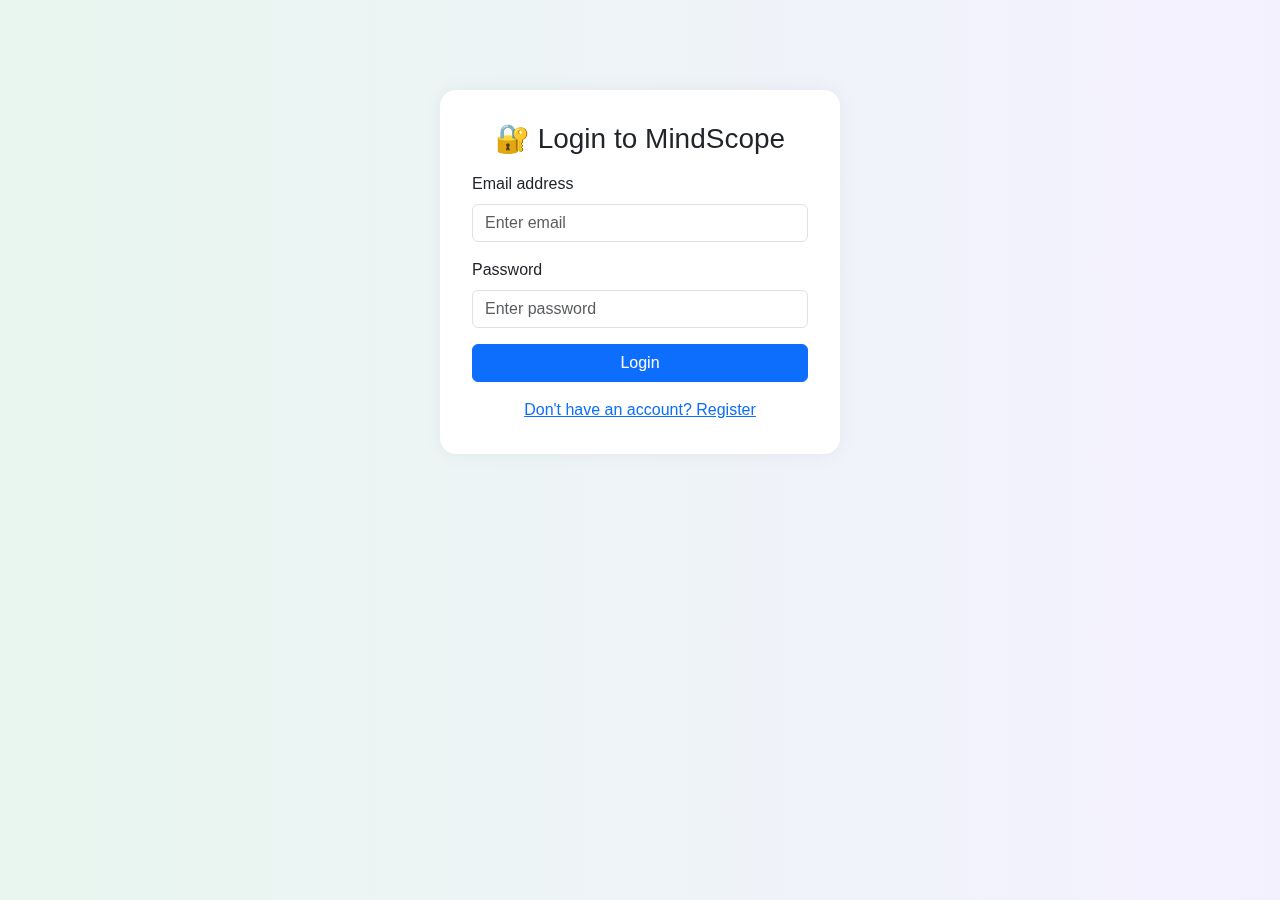
<file: auth.html>
<!DOCTYPE html>
<html lang="en">
<head>
  <meta charset="UTF-8">
  <title>MindScope – Auth</title>
  <meta name="viewport" content="width=device-width, initial-scale=1">
  <link href="https://cdn.jsdelivr.net/npm/bootstrap@5.3.3/dist/css/bootstrap.min.css" rel="stylesheet">
  <style>
    body {
      background: linear-gradient(to right, #e8f6ef, #f4f1ff);
      font-family: 'Segoe UI', sans-serif;
      overflow: hidden;
    }
    .background-bubbles {
      position: absolute;
      top: 0; left: 0;
      width: 100%; height: 100%;
      z-index: -1;
      overflow: hidden;
    }
    .bubble {
      position: absolute;
      bottom: -100px;
      width: 40px;
      height: 40px;
      background: rgba(160, 196, 255, 0.3);
      border-radius: 50%;
      animation: rise 20s infinite ease-in;
    }
    .bubble:nth-child(2) { width: 60px; height: 60px; left: 20%; animation-duration: 25s; }
    .bubble:nth-child(3) { width: 20px; height: 20px; left: 40%; animation-duration: 18s; }
    .bubble:nth-child(4) { width: 50px; height: 50px; left: 70%; animation-duration: 22s; }

    @keyframes rise {
      0% { transform: translateY(0) scale(1); opacity: 0.6; }
      100% { transform: translateY(-120vh) scale(1.2); opacity: 0; }
    }

    .auth-container {
      width: 100%;
      max-width: 400px;
      margin: auto;
      padding-top: 10vh;
      position: relative;
      perspective: 1000px;
    }
    .card-flip {
      transition: transform 0.8s ease-in-out;
      transform-style: preserve-3d;
      position: relative;
      width: 100%;
    }
    .card-inner {
      position: absolute;
      width: 100%;
      backface-visibility: hidden;
    }
    .card-front {
      z-index: 2;
      transform: rotateY(0deg);
    }
    .card-back {
      transform: rotateY(180deg);
    }
    .flip .card-flip {
      transform: rotateY(180deg);
    }
    .form-card {
      background: white;
      border-radius: 1rem;
      box-shadow: 0 0 20px rgba(0,0,0,0.05);
      padding: 2rem;
    }
    .switch-link {
      cursor: pointer;
      color: #0d6efd;
      text-decoration: underline;
    }
    .msg {
      margin-top: 1rem;
      font-weight: 500;
    }
  </style>
</head>
<body>

  <div class="background-bubbles">
    <div class="bubble" style="left:10%"></div>
    <div class="bubble" style="left:30%"></div>
    <div class="bubble" style="left:60%"></div>
    <div class="bubble" style="left:80%"></div>
  </div>

  <div class="auth-container" id="authContainer">
    <div class="card-flip">
      <!-- Login Card -->
      <div class="card-inner card-front form-card">
        <h3 class="text-center mb-3">🔐 Login to MindScope</h3>
        <form id="loginForm">
          <div class="mb-3">
            <label class="form-label">Email address</label>
            <input type="email" class="form-control" name="email" placeholder="Enter email" required>
          </div>
          <div class="mb-3">
            <label class="form-label">Password</label>
            <input type="password" class="form-control" name="password" placeholder="Enter password" required>
          </div>
          <button type="submit" class="btn btn-primary w-100">Login</button>
        </form>
        <div id="loginMsg" class="text-center text-success msg"></div>
        <div class="mt-3 text-center">
          <span class="switch-link" onclick="flipCard()">Don't have an account? Register</span>
        </div>
      </div>

      <!-- Register Card -->
      <div class="card-inner card-back form-card">
        <h3 class="text-center mb-3">📝 Register on MindScope</h3>
        <form id="registerForm">
          <div class="mb-3">
            <label class="form-label">Full Name</label>
            <input type="text" class="form-control" name="name" placeholder="Your name" required>
          </div>
          <div class="mb-3">
            <label class="form-label">Email address</label>
            <input type="email" class="form-control" name="email" placeholder="Email" required>
          </div>
          <div class="mb-3">
            <label class="form-label">Password</label>
            <input type="password" class="form-control" name="password" placeholder="Create password" required>
          </div>
          <button type="submit" class="btn btn-success w-100">Register</button>
        </form>
        <div id="registerMsg" class="text-center text-success msg"></div>
        <div class="mt-3 text-center">
          <span class="switch-link" onclick="flipCard()">Already have an account? Login</span>
        </div>
      </div>
    </div>
  </div>

  <script>
    function flipCard() {
      document.getElementById("authContainer").classList.toggle("flip");
    }

    document.getElementById("loginForm").addEventListener("submit", async function (e) {
      e.preventDefault();
      const formData = new FormData(this);
      const response = await fetch("login.php", {
        method: "POST",
        body: formData
      });
      const result = await response.text();
      document.getElementById("loginMsg").innerText = result || "Logged in successfully!";
    });

    document.getElementById("registerForm").addEventListener("submit", async function (e) {
      e.preventDefault();
      const formData = new FormData(this);
      const response = await fetch("register.php", {
        method: "POST",
        body: formData
      });
      const result = await response.text();
      document.getElementById("registerMsg").innerText = result || "Registration successful!";
    });
  </script>

</body>
</html>
</file>
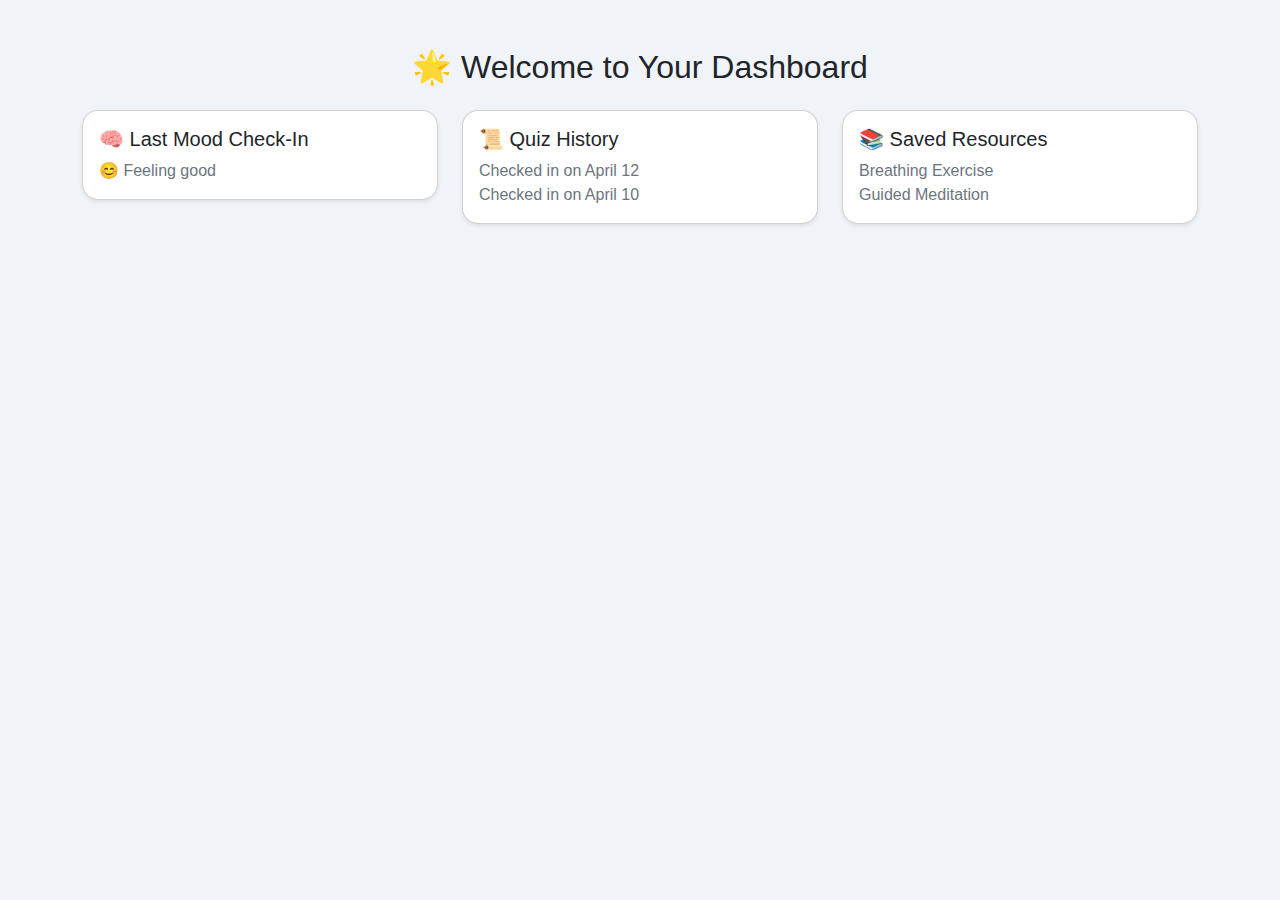
<file: dashboard.html>
<!DOCTYPE html>
    <html lang="en">
    <head>
      <meta charset="UTF-8" />
      <meta name="viewport" content="width=device-width, initial-scale=1" />
      <title>MindScope – Dashboard</title>
      <link href="https://cdn.jsdelivr.net/npm/bootstrap@5.3.3/dist/css/bootstrap.min.css" rel="stylesheet">
      <style>
        body {
          background-color: #f0f4f8;
          font-family: 'Segoe UI', sans-serif;
        }
        .card {
          border-radius: 1rem;
        }
      </style>
    </head>
    <body>
      <div class="container my-5">
        <h2 class="mb-4 text-center">🌟 Welcome to Your Dashboard</h2>
        <div class="row g-4">
          <div class="col-md-4">
            <div class="card shadow-sm p-3">
              <h5 class="card-title">🧠 Last Mood Check-In</h5>
              <p id="lastMood" class="card-text text-secondary">No check-in found.</p>
            </div>
          </div>
          <div class="col-md-4">
            <div class="card shadow-sm p-3">
              <h5 class="card-title">📜 Quiz History</h5>
              <ul id="quizHistory" class="list-unstyled text-secondary mb-0">
                <li>No history available.</li>
              </ul>
            </div>
          </div>
          <div class="col-md-4">
            <div class="card shadow-sm p-3">
              <h5 class="card-title">📚 Saved Resources</h5>
              <ul id="savedResources" class="list-unstyled text-secondary mb-0">
                <li>Nothing saved yet.</li>
              </ul>
            </div>
          </div>
        </div>
      </div>

      <script>
        // Example localStorage values
        localStorage.setItem("lastMood", "😊 Feeling good");
        localStorage.setItem("quizHistory", JSON.stringify(["Checked in on April 12", "Checked in on April 10"]));
        localStorage.setItem("savedResources", JSON.stringify(["Breathing Exercise", "Guided Meditation"]));

        // Load data
        document.getElementById("lastMood").textContent = localStorage.getItem("lastMood");

        const history = JSON.parse(localStorage.getItem("quizHistory") || "[]");
        const historyList = document.getElementById("quizHistory");
        historyList.innerHTML = history.map(item => `<li>${item}</li>`).join("");

        const resources = JSON.parse(localStorage.getItem("savedResources") || "[]");
        const resourceList = document.getElementById("savedResources");
        resourceList.innerHTML = resources.map(item => `<li>${item}</li>`).join("");
      </script>
    </body>
    </html>
</file>
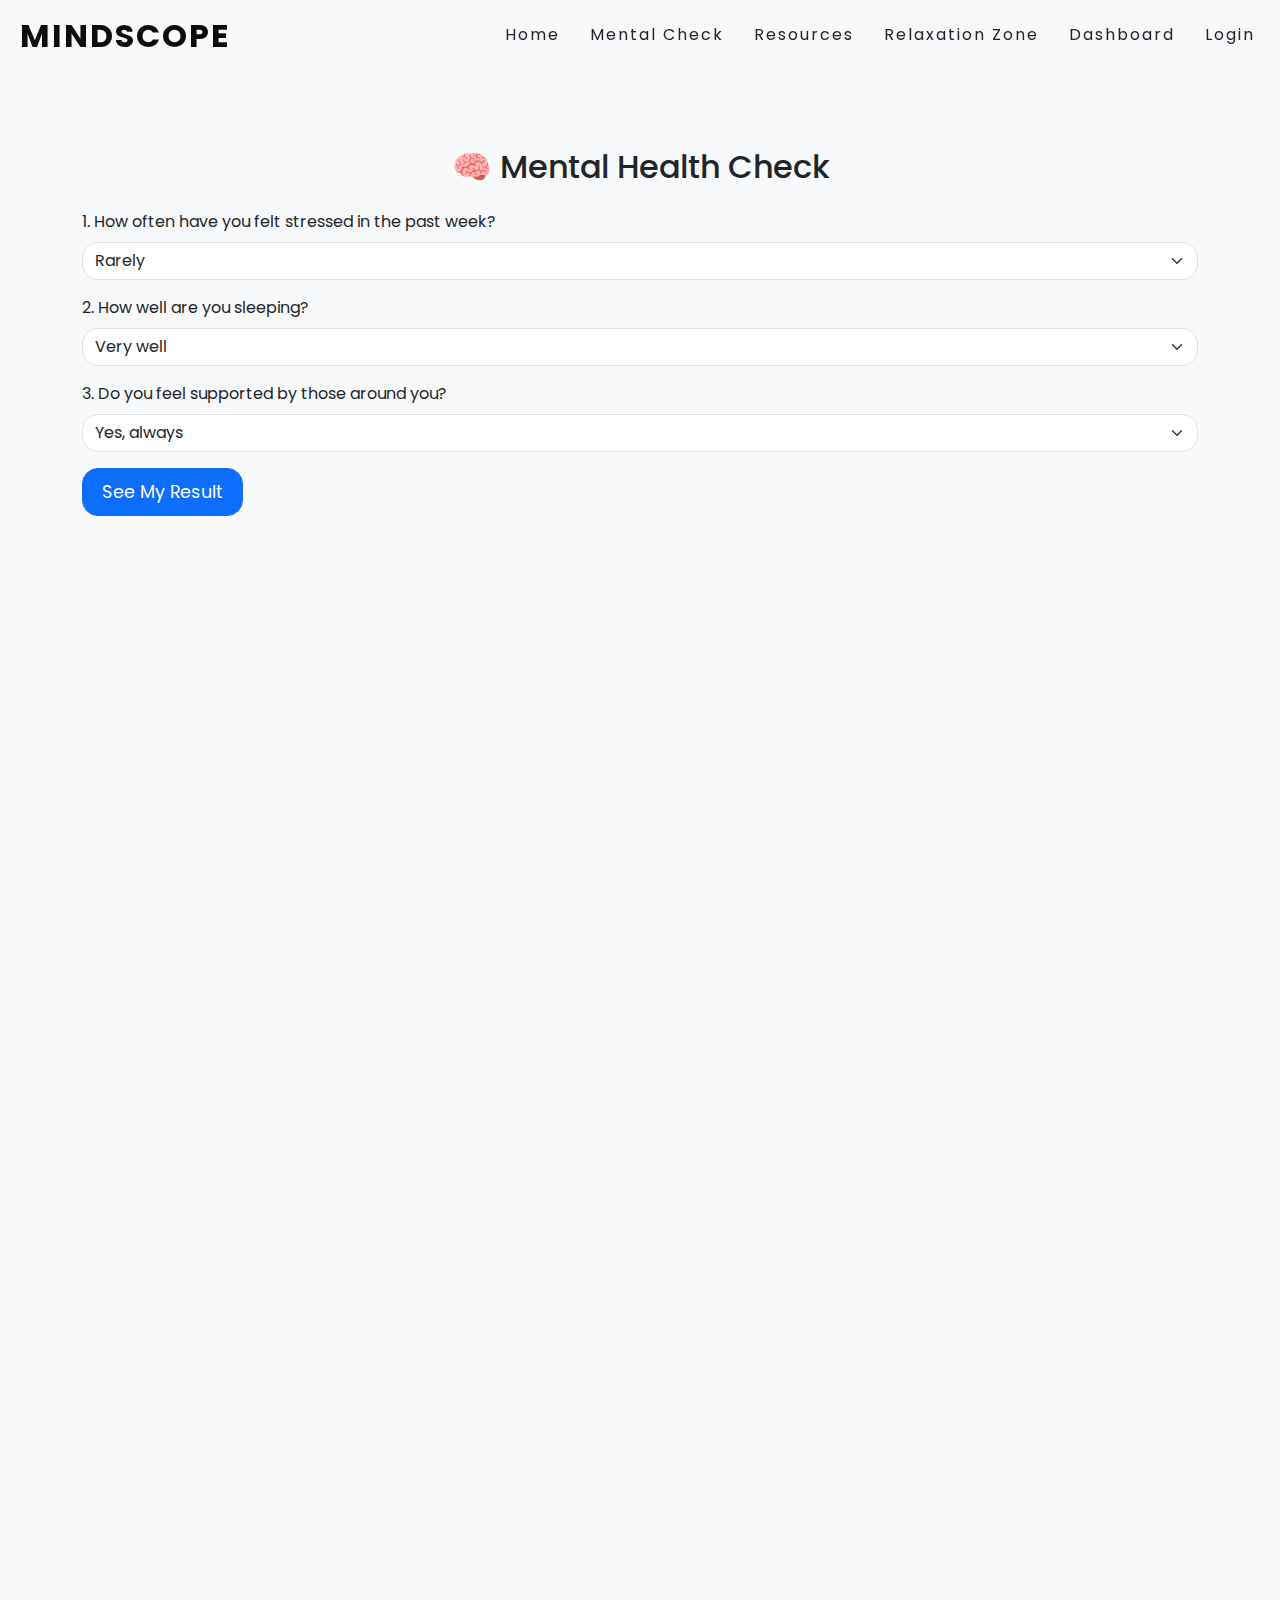
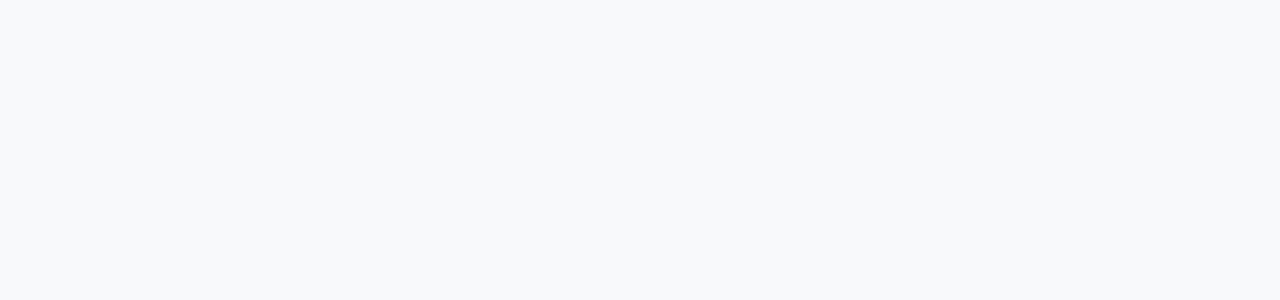
<file: quiz.html>
<!DOCTYPE html>
<html lang="en">
<head>
  <meta charset="UTF-8" />
  <meta name="viewport" content="width=device-width, initial-scale=1" />
  <title>Mental Health Check</title>
  <link href="https://cdn.jsdelivr.net/npm/bootstrap@5.3.3/dist/css/bootstrap.min.css" rel="stylesheet">
  <link rel="stylesheet" href="style.css">

<style>
  body {
    font-family: 'Segoe UI', sans-serif;
    background-color: #F9FBFC;
  }
  .btn-custom, .btn-primary, .btn-success, .btn-warning {
    font-size: 1.1rem;
    border-radius: 1rem !important;
    padding: 0.6rem 1.2rem;
  }
  .card, .form-control, .form-select {
    border-radius: 1rem !important;
  }
  .shadow-sm {
    box-shadow: 0 2px 10px rgba(0,0,0,0.05) !important;
  }
</style>

</head>
<body class="bg-light" >
  <!-- navbar -->
  <header class="header" class="navbar navbar-expand-lg navbar-light bg-white shadow-sm sticky-top py-2" >
    <a href="index.html" class="logo" class="nav-item">MindScope</a>
    <ul>
      <li class="nav-item"><a class="nav-link" href="index.html">Home</a></li>
      <li class="nav-item"><a class="nav-link" href="quiz.html">Mental Check</a></li>
      <li class="nav-item"><a class="nav-link" href="resources.html">Resources</a></li>
      <li class="nav-item"><a class="nav-link" href="relax.html">Relaxation Zone</a></li>
      <li class="nav-item"><a class="nav-link" href="dashboard.html">Dashboard</a></li>
      <li class="nav-item"><a class="nav-link" href="auth.html">Login</a></li>
      <!-- <li class="nav-item">
        <button id="darkToggle" class="btn btn-sm btn-outline-secondary ms-2">🌓</button>
      </li> -->
    </ul>
  </header>
  <script type="text/javascript">
    window.addEventListener("scroll", function () {
      var header = document.querySelector("header");
      header.classList.toggle("sticky", window.scrollY > 0);
    })
  </script>

  <div class="container py-5" style="margin-top: 100px;">
    <h2 class="mb-4 text-center">🧠 Mental Health Check</h2>

    <form id="quizForm">
      <div class="mb-3">
        <label class="form-label">1. How often have you felt stressed in the past week?</label>
        <select class="form-select" name="q1">
          <option>Rarely</option>
          <option>Sometimes</option>
          <option>Often</option>
          <option>Almost Always</option>
        </select>
      </div>

      <div class="mb-3">
        <label class="form-label">2. How well are you sleeping?</label>
        <select class="form-select" name="q2">
          <option>Very well</option>
          <option>Fair</option>
          <option>Not great</option>
          <option>Very poorly</option>
        </select>
      </div>

      <div class="mb-3">
        <label class="form-label">3. Do you feel supported by those around you?</label>
        <select class="form-select" name="q3">
          <option>Yes, always</option>
          <option>Sometimes</option>
          <option>Rarely</option>
          <option>Never</option>
        </select>
    </div>
    
    <button type="submit" class="btn btn-primary">See My Result</button>
</form>

<div class="mt-4 alert alert-info d-none" id="resultBox">
    <strong>Your result:</strong> <span id="resultText"></span>
</div>
</div>

  <script>
    document.getElementById('quizForm').addEventListener('submit', function (e) {
      e.preventDefault();
      const answers = [...this.querySelectorAll('select')].map(s => s.selectedIndex);
      const score = answers.reduce((a, b) => a + b, 0);
      const result = score < 4 ? "You're doing pretty well!" :
                    score < 7 ? "Check in with yourself, maybe rest more." :
                    "Consider reaching out to someone or using our resources.";

      document.getElementById('resultText').innerText = result;
      document.getElementById('resultBox').classList.remove('d-none');
    });
  </script>


<iframe src="music.html" style="display:none;" id="musicFrame"></iframe>
</body>
</html>
</file>
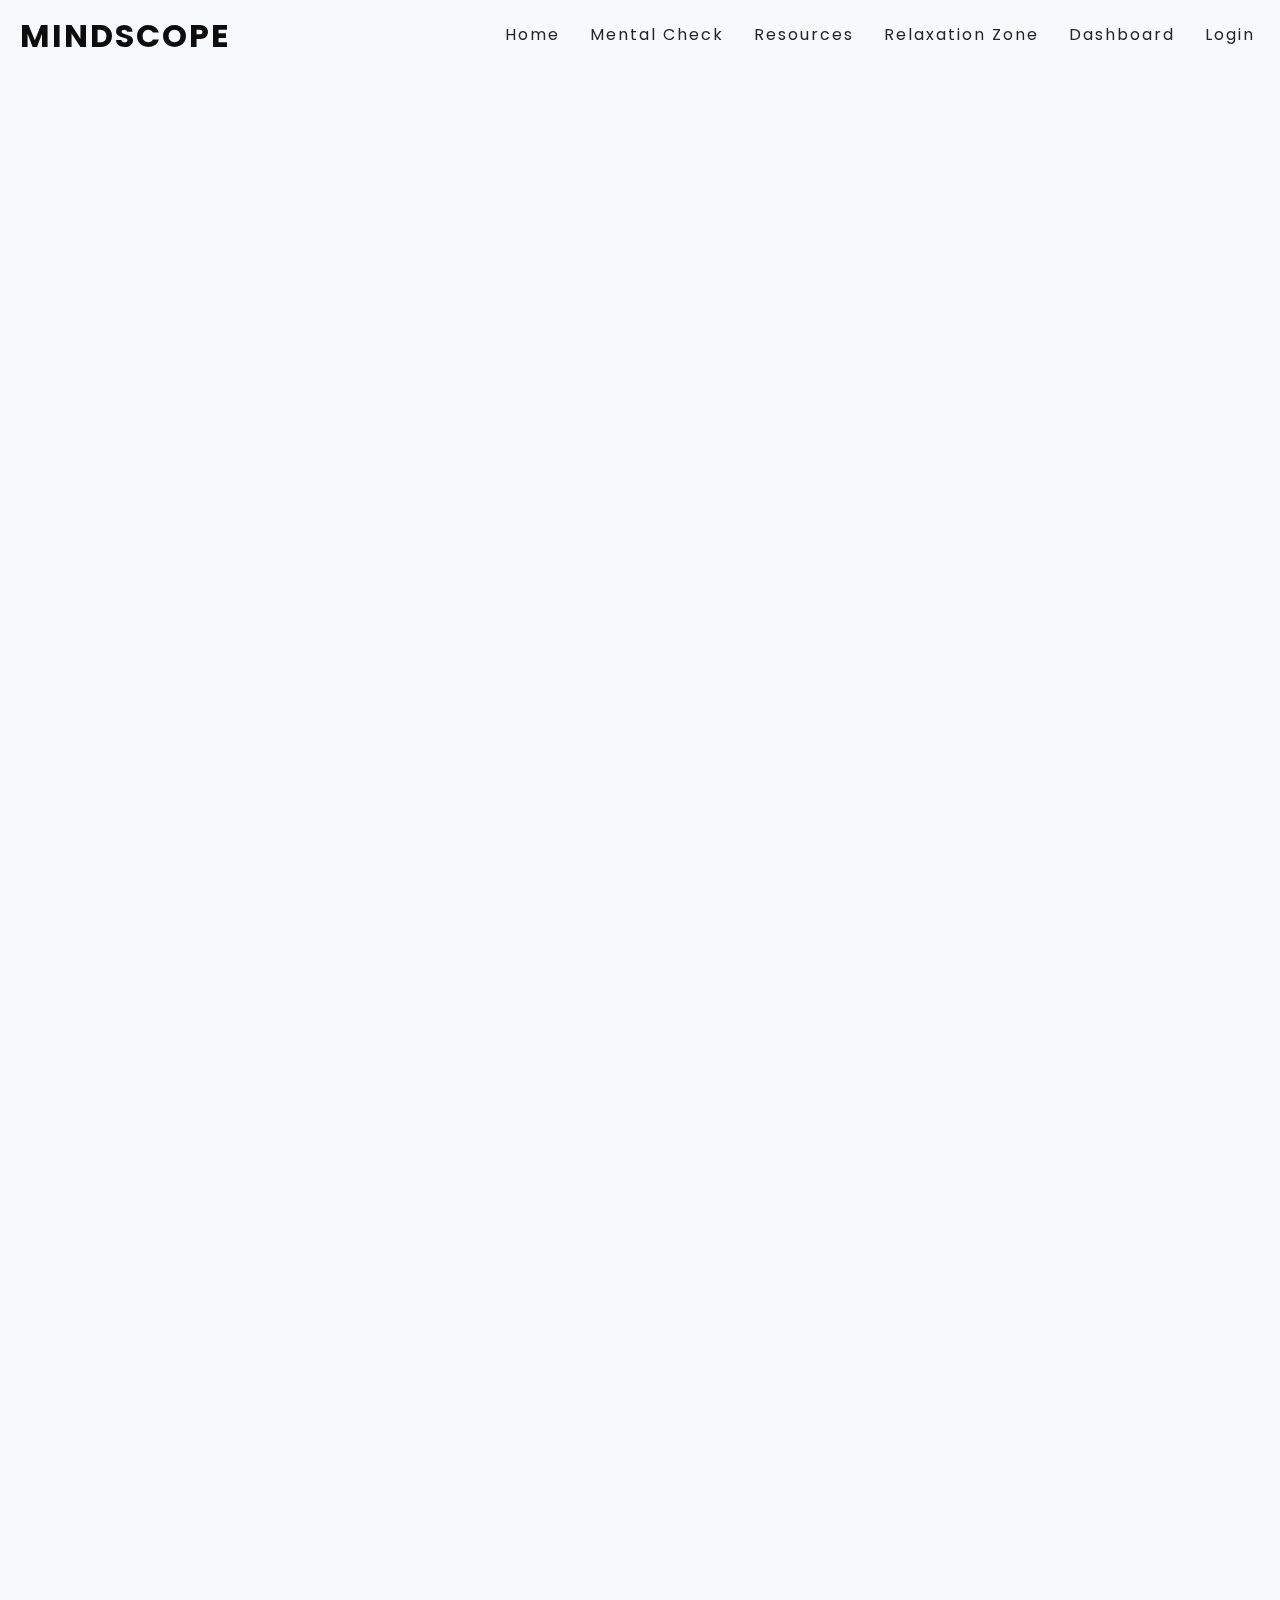
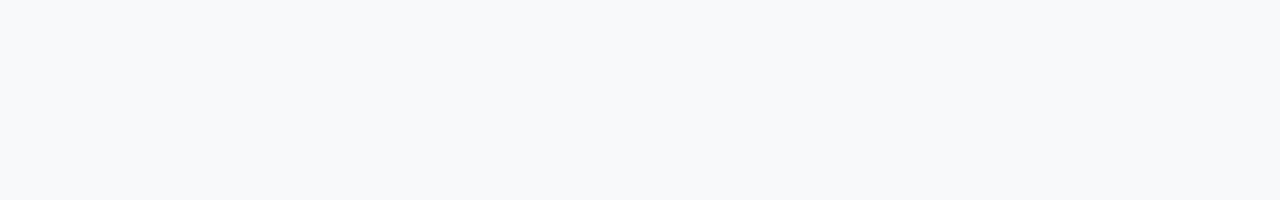
<file: relax.html>
<!DOCTYPE html>
<html lang="en">
<head>
  <meta charset="UTF-8" />
  <meta name="viewport" content="width=device-width, initial-scale=1" />
  <title>Relaxation Zone</title>
  <link href="https://cdn.jsdelivr.net/npm/bootstrap@5.3.3/dist/css/bootstrap.min.css" rel="stylesheet">
  <link rel="stylesheet" href="https://cdn.jsdelivr.net/npm/bootstrap-icons@1.10.5/font/bootstrap-icons.css">
  <link rel="stylesheet" href="style.css">

<style>
  body {
    font-family: 'Segoe UI', sans-serif;
    background-color: #F9FBFC;
  }
  .btn-custom, .btn-primary, .btn-success, .btn-warning {
    font-size: 1.1rem;
    border-radius: 1rem !important;
    padding: 0.6rem 1.2rem;
  }
  .card, .form-control, .form-select {
    border-radius: 1rem !important;
  }
  .shadow-sm {
    box-shadow: 0 2px 10px rgba(0,0,0,0.05) !important;
  }
</style>

</head>
<body class="bg-light">
     <!-- navbar -->
     <header class="header" class="navbar navbar-expand-lg navbar-light bg-white shadow-sm sticky-top py-2" >
      <a href="index.html" class="logo" class="nav-item">MindScope</a>
      <ul>
        <li class="nav-item"><a class="nav-link" href="index.html">Home</a></li>
        <li class="nav-item"><a class="nav-link" href="quiz.html">Mental Check</a></li>
        <li class="nav-item"><a class="nav-link" href="resources.html">Resources</a></li>
        <li class="nav-item"><a class="nav-link" href="relax.html">Relaxation Zone</a></li>
        <li class="nav-item"><a class="nav-link" href="dashboard.html">Dashboard</a></li>
        <li class="nav-item"><a class="nav-link" href="auth.html">Login</a></li>
        <!-- <li class="nav-item">
          <button id="darkToggle" class="btn btn-sm btn-outline-secondary ms-2">🌓</button>
        </li> -->
      </ul>
    </header>
    <script type="text/javascript">
      window.addEventListener("scroll", function () {
        var header = document.querySelector("header");
        header.classList.toggle("sticky", window.scrollY > 0);
      })
    </script>

  <!-- <div class="container py-5 text-center" style="margin-top: 100px;">
    <h2 class="mb-3">🌈 Relaxation Zone</h2>
    <p class="mb-4 text-muted">Take a deep breath. You're doing great. 🎧</p>

    <iframe width="100%" height="315" src="https://www.youtube.com/embed/2OEL4P1Rz04" 
            title="Relaxing Music" frameborder="0" allowfullscreen class="mb-4"></iframe>

    <blockquote class="blockquote">
      <p>"Almost everything will work again if you unplug it for a few minutes… including you."</p>
      <footer class="blockquote-footer">Anne Lamott</footer>
    </blockquote>
  </div> -->
  <!-- chatbot -->



<iframe src="music.html" style="display:none;" id="musicFrame"></iframe>
</body>
</html>
</file>
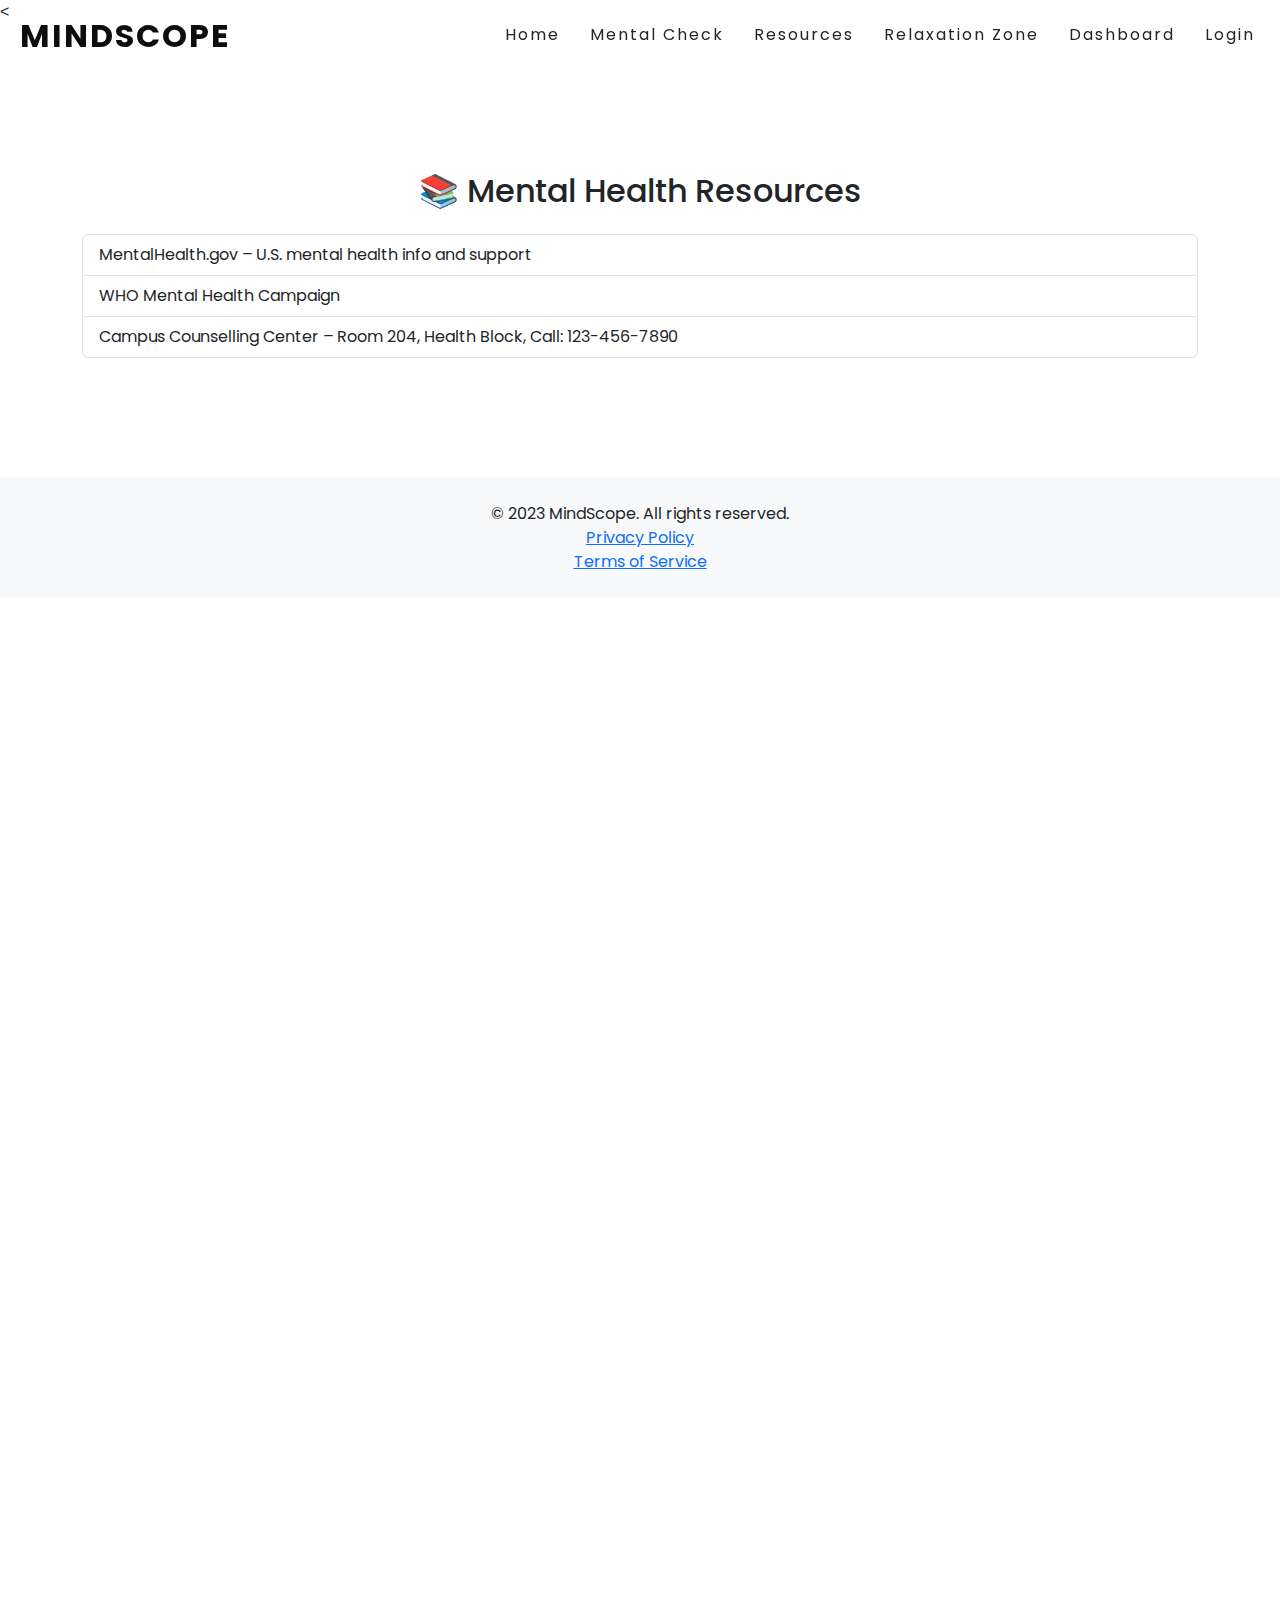
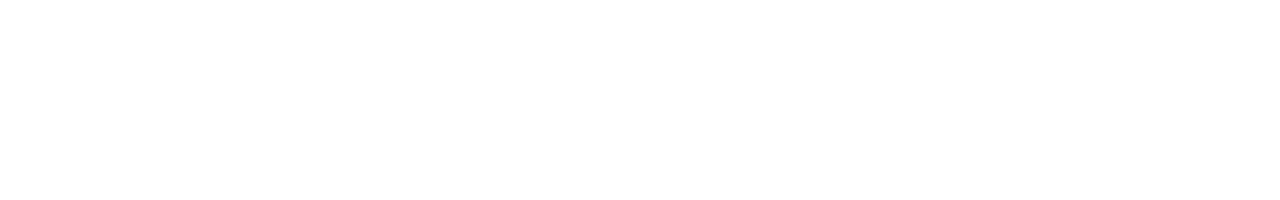
<file: resources.html>
<!DOCTYPE html>
<html lang="en">
<head>
  <meta charset="UTF-8" />
  <meta name="viewport" content="width=device-width, initial-scale=1" />
  <title>Resources</title>
  <link href="https://cdn.jsdelivr.net/npm/bootstrap@5.3.3/dist/css/bootstrap.min.css" rel="stylesheet">
  <link rel="stylesheet" href="style.css">

<style>
  body {
    font-family: 'Segoe UI', sans-serif;
    background-color: #F9FBFC;
  }
  .btn-custom, .btn-primary, .btn-success, .btn-warning {
    font-size: 1.1rem;
    border-radius: 1rem !important;
    padding: 0.6rem 1.2rem;
  }
  .card, .form-control, .form-select {
    border-radius: 1rem !important;
  }
  .shadow-sm {
    box-shadow: 0 2px 10px rgba(0,0,0,0.05) !important;
  }
</style>

</head>
<body class="bg-white">

     <!-- navbar -->

  <<header class="header" class="navbar navbar-expand-lg navbar-light bg-white shadow-sm sticky-top py-2" >
    <a href="index.html" class="logo" class="nav-item">MindScope</a>
    <ul>
      <li class="nav-item"><a class="nav-link" href="index.html">Home</a></li>
      <li class="nav-item"><a class="nav-link" href="quiz.html">Mental Check</a></li>
      <li class="nav-item"><a class="nav-link" href="resources.html">Resources</a></li>
      <li class="nav-item"><a class="nav-link" href="relax.html">Relaxation Zone</a></li>
      <li class="nav-item"><a class="nav-link" href="dashboard.html">Dashboard</a></li>
      <li class="nav-item"><a class="nav-link" href="auth.html">Login</a></li>
      <!-- <li class="nav-item">
        <button id="darkToggle" class="btn btn-sm btn-outline-secondary ms-2">🌓</button>
      </li> -->
    </ul>
  </header>
  <script type="text/javascript">
    window.addEventListener("scroll", function () {
      var header = document.querySelector("header");
      header.classList.toggle("sticky", window.scrollY > 0);
    })
  </script>


  <div class="container py-5" style="margin-top: 100px;">
    <h2 class="mb-4 text-center">📚 Mental Health Resources</h2>

    <div class="list-group">
      <a target="contentFrame" href="https://www.mentalhealth.gov" class="list-group-item list-group-item-action" target="_blank">
        MentalHealth.gov – U.S. mental health info and support
      </a>
      <a target="contentFrame" href="https://www.who.int/campaigns/world-mental-health-day" class="list-group-item list-group-item-action" target="_blank">
        WHO Mental Health Campaign
      </a>
      <a target="contentFrame" href="#" class="list-group-item list-group-item-action">
        Campus Counselling Center – Room 204, Health Block, Call: 123-456-7890
      </a>
    </div>
  </div>
<br>
<br>

<br>
    <footer class="text-center py-4 bg-light mt-auto">
        <p class="mb-0">© 2023 MindScope. All rights reserved.</p>
        <p class="mb-0"><a target="contentFrame" href="privacy.html">Privacy Policy</a></p>
        <p class="mb-0"><a target="contentFrame" href="terms.html">Terms of Service</a></p>
    </footer>


<iframe src="music.html" style="display:none;" id="musicFrame"></iframe>
</body>
</html>
</file>
<file: style.css>
@import url('https://fonts.googleapis.com/css?family=Poppins:200,300,400,500,600,700,800,900&display=swap');

* {
    margin: 0%;
    padding: 0%;
    box-sizing: border-box;
    font-family: 'Poppins', sans-serif;
}



body {
    /* background: black; */
    min-height: 200vh;
}

header {
    position: fixed;
    top: -12px;
    left: 0px;
    width: 100%;
    display: flex;
    justify-content: space-between;
    align-items: center;
    transition: 0.6s;
    padding: 20px 70px;
    z-index: 100000;

}

header.sticky {
    padding: 12px 70px;
    background-color: #000000;

}

header .logo {
    position: relative;
    left: -50px;
    font-weight: 700;
    color: #0d0d0d;
    text-decoration: none;
    font-size: 2em;
    text-transform: uppercase;
    letter-spacing: 2px;
    transition: 0.6s;


}


header ul {
    position: relative;
    display: flex;
    justify-content: center;
    align-items: center;
    margin-right: -60px;
}

header ul li {
    position: relative;
    list-style: none;
    margin-top: 15px;   
    
    
}

header li a {
    position: relative;
    margin: 0 15px;
    text-decoration: none;
    color: #fff;
    letter-spacing: 2px;
    font-weight: 500px;
    transition: 0.6s;
}

header.sticky .logo,
header.sticky ul li a {
    color: #fff;

}
</file>
